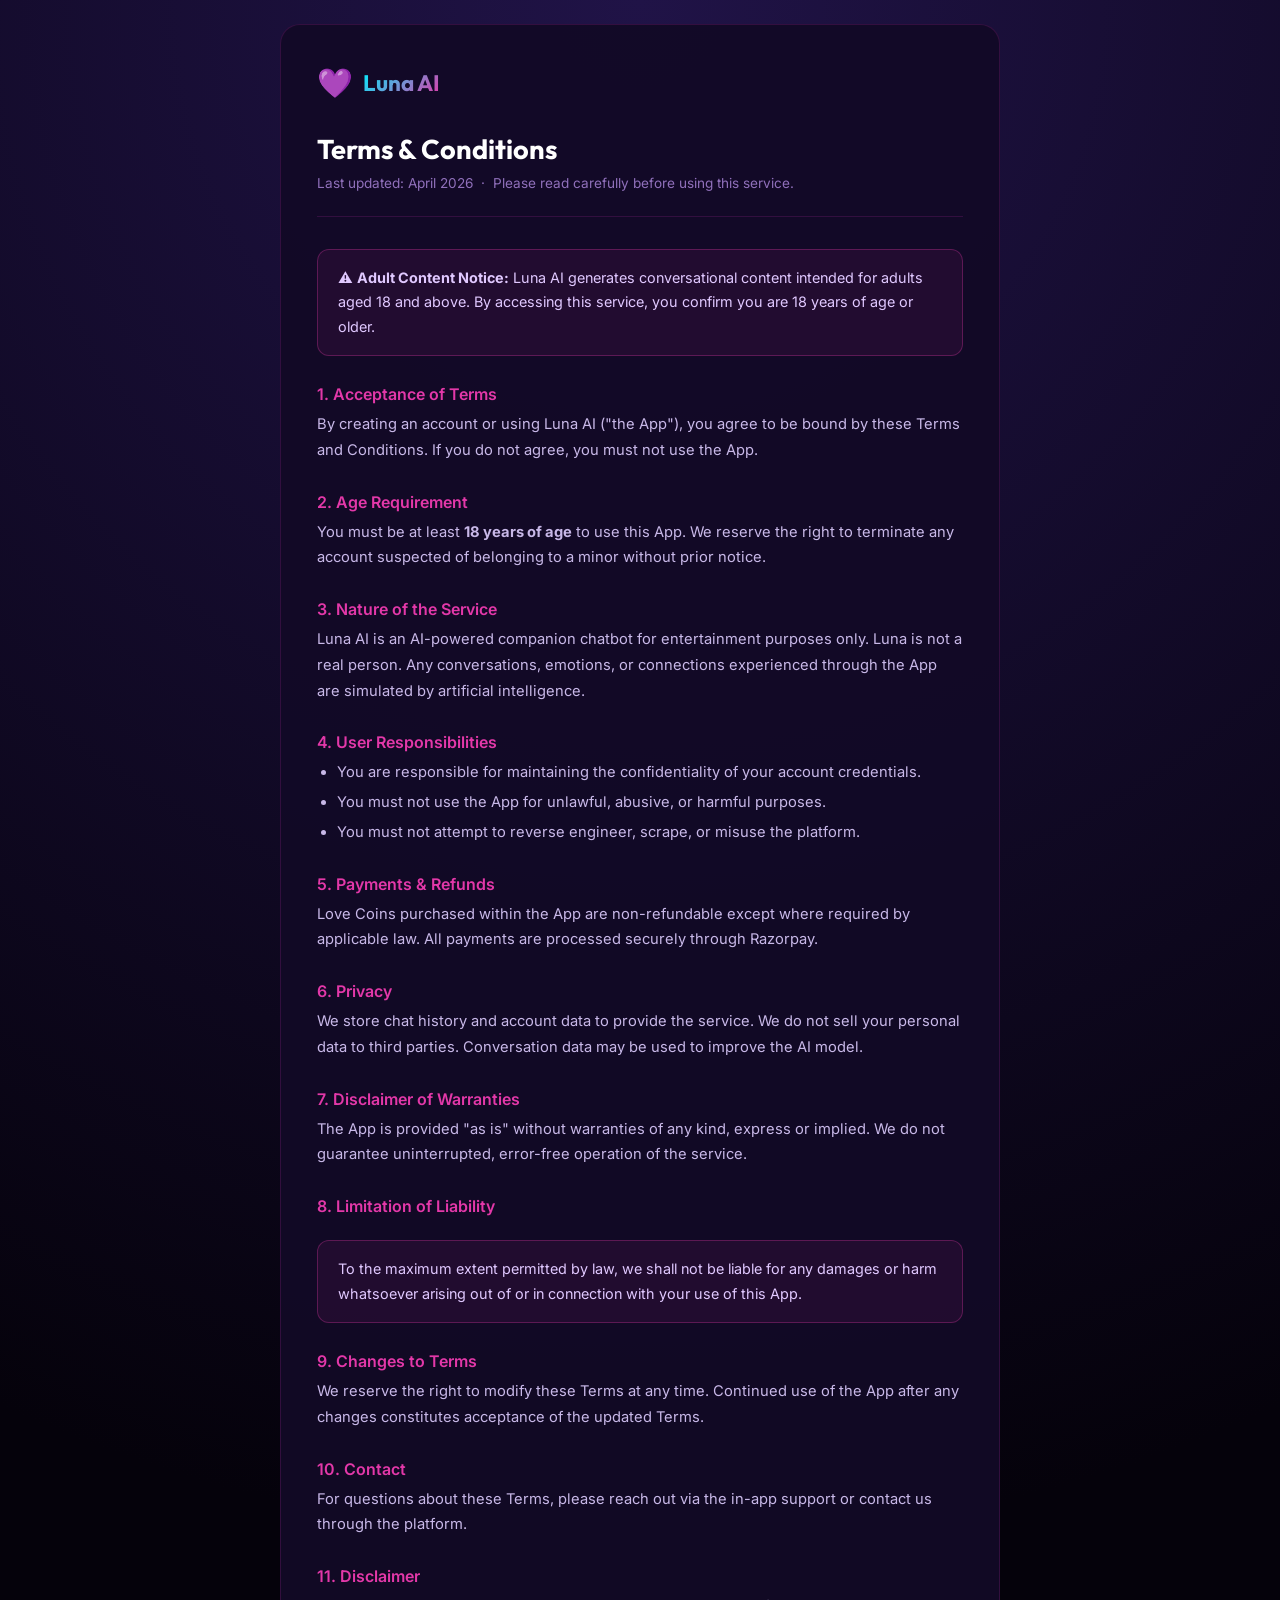
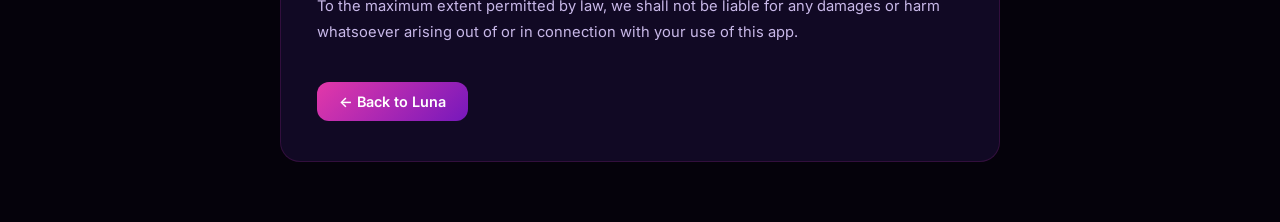
<file: terms.html>
<!DOCTYPE html>
<html lang="en">

<head>
    <meta charset="UTF-8">
    <meta name="viewport" content="width=device-width, initial-scale=1.0">
    <title>Terms & Conditions — Luna AI</title>
    <link
        href="https://fonts.googleapis.com/css2?family=Inter:wght@300;400;500;600&family=Outfit:wght@600;700&display=swap"
        rel="stylesheet">
    <style>
        :root {
            --bg: #05020B;
            --card: rgba(18, 10, 38, 0.95);
            --accent: #E338A9;
            --text: #f0e8ff;
            --muted: #9070bb;
            --border: rgba(181, 43, 158, 0.2);
        }

        *,
        *::before,
        *::after {
            box-sizing: border-box;
            margin: 0;
            padding: 0;
        }

        body {
            font-family: 'Inter', sans-serif;
            background: radial-gradient(circle at 50% 0%, #201347, var(--bg) 80%);
            color: var(--text);
            min-height: 100vh;
            padding: 24px 16px 60px;
        }

        .container {
            max-width: 720px;
            margin: 0 auto;
            background: var(--card);
            border: 1px solid var(--border);
            border-radius: 20px;
            padding: 40px 36px;
        }

        .logo {
            display: flex;
            align-items: center;
            gap: 10px;
            margin-bottom: 32px;
        }

        .logo span {
            font-size: 1.8rem;
        }

        .logo h1 {
            font-family: 'Outfit', sans-serif;
            font-size: 1.4rem;
            font-weight: 700;
            background: linear-gradient(135deg, #00f0ff, #e338a9);
            -webkit-background-clip: text;
            -webkit-text-fill-color: transparent;
        }

        h2 {
            font-family: 'Outfit', sans-serif;
            font-size: 1.7rem;
            margin-bottom: 6px;
            color: #fff;
        }

        .subtitle {
            color: var(--muted);
            font-size: 0.85rem;
            margin-bottom: 32px;
            border-bottom: 1px solid var(--border);
            padding-bottom: 20px;
        }

        h3 {
            font-size: 1rem;
            font-weight: 600;
            color: var(--accent);
            margin: 28px 0 8px;
        }

        p,
        li {
            font-size: 0.92rem;
            line-height: 1.75;
            color: #c8b8e8;
        }

        ul {
            padding-left: 20px;
            margin-top: 6px;
        }

        li {
            margin-bottom: 4px;
        }

        .highlight-box {
            background: rgba(227, 56, 169, 0.08);
            border: 1px solid rgba(227, 56, 169, 0.3);
            border-radius: 12px;
            padding: 16px 20px;
            margin: 24px 0;
            font-size: 0.9rem;
            color: #e0c8ff;
            line-height: 1.7;
        }

        .back-btn {
            display: inline-flex;
            align-items: center;
            gap: 8px;
            margin-top: 36px;
            padding: 11px 22px;
            background: linear-gradient(135deg, #e338a9, #7618bc);
            border: none;
            border-radius: 12px;
            color: #fff;
            font-family: 'Inter', sans-serif;
            font-size: 0.9rem;
            font-weight: 600;
            cursor: pointer;
            text-decoration: none;
            transition: opacity 0.2s;
        }

        .back-btn:hover {
            opacity: 0.88;
        }

        @media (max-width: 480px) {
            .container {
                padding: 26px 18px;
                border-radius: 14px;
            }

            h2 {
                font-size: 1.4rem;
            }
        }
    </style>
</head>

<body>
    <div class="container">
        <div class="logo">
            <span>💜</span>
            <h1>Luna AI</h1>
        </div>

        <h2>Terms & Conditions</h2>
        <p class="subtitle">Last updated: April 2026 &nbsp;·&nbsp; Please read carefully before using this service.</p>

        <div class="highlight-box">
            ⚠️ <strong>Adult Content Notice:</strong> Luna AI generates conversational content intended for adults aged
            18 and above. By accessing this service, you confirm you are 18 years of age or older.
        </div>

        <h3>1. Acceptance of Terms</h3>
        <p>By creating an account or using Luna AI ("the App"), you agree to be bound by these Terms and Conditions. If
            you do not agree, you must not use the App.</p>

        <h3>2. Age Requirement</h3>
        <p>You must be at least <strong>18 years of age</strong> to use this App. We reserve the right to terminate any
            account suspected of belonging to a minor without prior notice.</p>

        <h3>3. Nature of the Service</h3>
        <p>Luna AI is an AI-powered companion chatbot for entertainment purposes only. Luna is not a real person. Any
            conversations, emotions, or connections experienced through the App are simulated by artificial
            intelligence.</p>

        <h3>4. User Responsibilities</h3>
        <ul>
            <li>You are responsible for maintaining the confidentiality of your account credentials.</li>
            <li>You must not use the App for unlawful, abusive, or harmful purposes.</li>
            <li>You must not attempt to reverse engineer, scrape, or misuse the platform.</li>
        </ul>

        <h3>5. Payments & Refunds</h3>
        <p>Love Coins purchased within the App are non-refundable except where required by applicable law. All payments
            are processed securely through Razorpay.</p>

        <h3>6. Privacy</h3>
        <p>We store chat history and account data to provide the service. We do not sell your personal data to third
            parties. Conversation data may be used to improve the AI model.</p>

        <h3>7. Disclaimer of Warranties</h3>
        <p>The App is provided "as is" without warranties of any kind, express or implied. We do not guarantee
            uninterrupted, error-free operation of the service.</p>

        <h3>8. Limitation of Liability</h3>
        <div class="highlight-box">
            To the maximum extent permitted by law, we shall not be liable for any damages or harm whatsoever arising
            out of or in connection with your use of this App.
        </div>

        <h3>9. Changes to Terms</h3>
        <p>We reserve the right to modify these Terms at any time. Continued use of the App after any changes
            constitutes acceptance of the updated Terms.</p>

        <h3>10. Contact</h3>
        <p>For questions about these Terms, please reach out via the in-app support or contact us through the platform.
        </p>

        <h3>11. Disclaimer</h3>
        <p>To the maximum extent permitted by law, we shall not be liable for any damages or harm whatsoever arising out
            of or in connection with your use of this app.</p>

        <a href="/" class="back-btn">← Back to Luna</a>
    </div>
</body>

</html>
</file>
